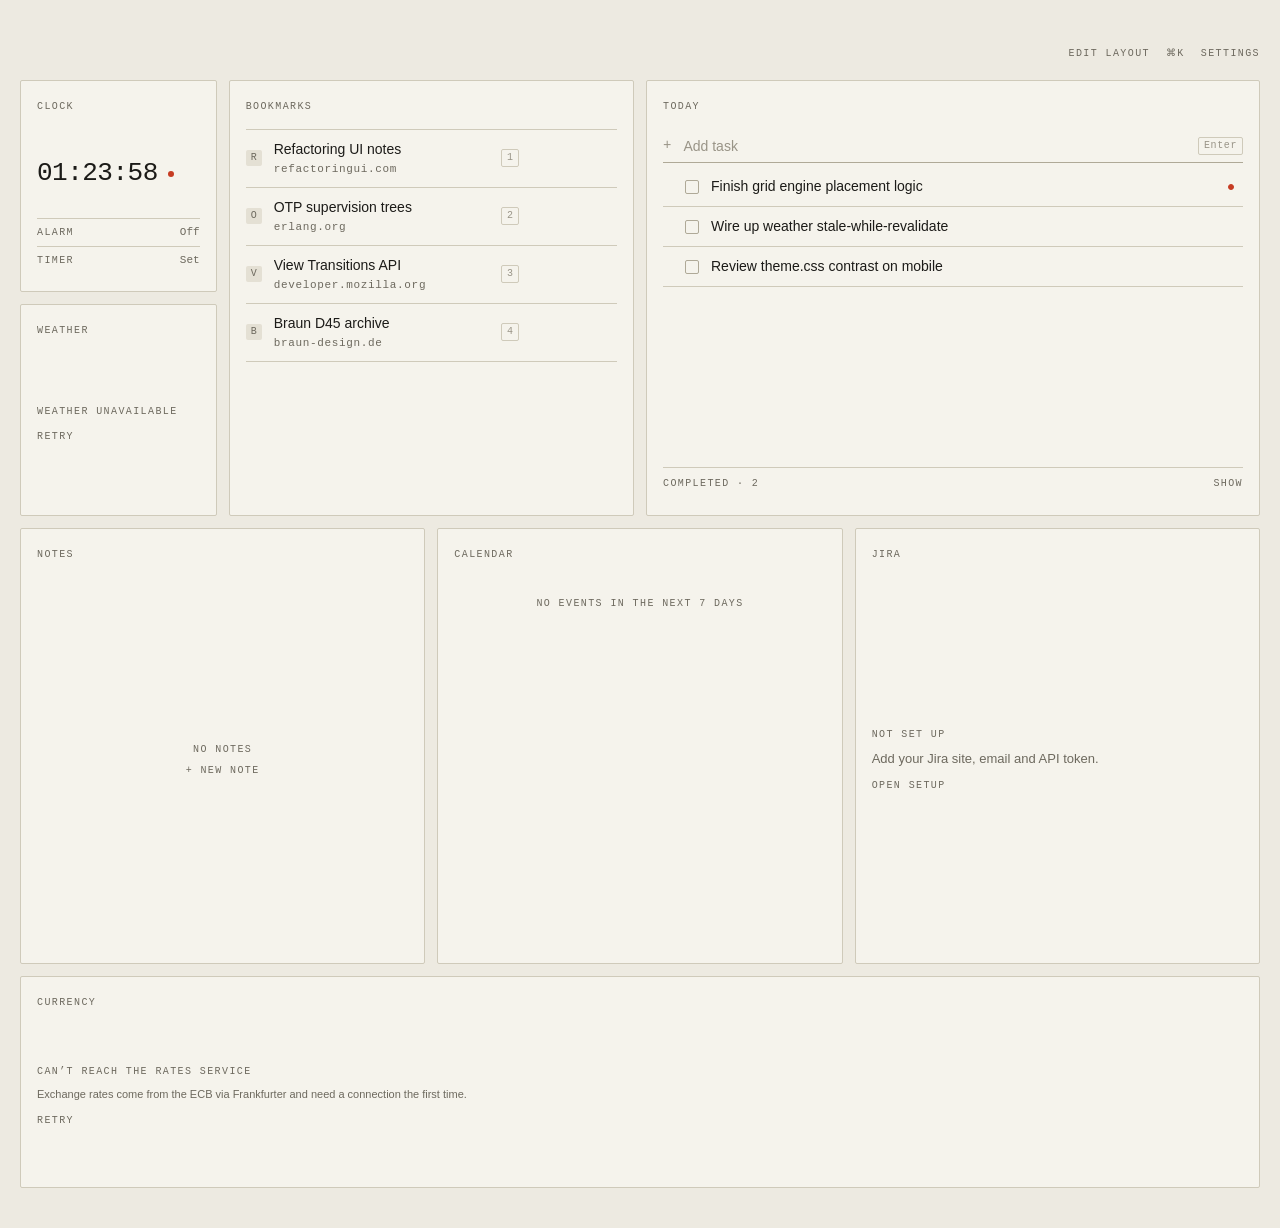
<file: index.html>
<!doctype html>
<html lang="en">
<head>
<meta charset="utf-8">
<meta name="viewport" content="width=device-width, initial-scale=1">
<title>United InfoSystem (UIS)</title>
<link rel="preload" href="/fonts/space-grotesk-latin-wght-normal.woff2" as="font" type="font/woff2" crossorigin>
<link rel="preload" href="/fonts/ibm-plex-mono-latin-400-normal.woff2" as="font" type="font/woff2" crossorigin>
<link rel="stylesheet" href="/core/theme.css">
<style>
  /* Critical CSS inlined for fast first paint. Full tokens live in core/theme.css. */
  /* Light/dark follows color-scheme: the OS (prefers-color-scheme: dark) unless
     Settings picked one; the script below sets data-theme before first paint. */
  :root {
    color-scheme: light dark;
    --font-sans: "Space Grotesk", -apple-system, BlinkMacSystemFont, "Helvetica Neue", Arial, sans-serif;
    --font-mono: "IBM Plex Mono", ui-monospace, "SF Mono", Menlo, monospace;
    --color-canvas: light-dark(#edeae1, #171613);
    --color-ink: light-dark(#1c1b18, #e9e5da);
  }
  :root[data-theme="light"] { color-scheme: light; }
  :root[data-theme="dark"] { color-scheme: dark; }
  html {
    font-size: 62.5%;
    font-family: var(--font-sans);
  }
  body {
    margin: 0;
    background: var(--color-canvas);
    color: var(--color-ink);
    font-family: var(--font-sans);
  }
</style>
<script>
  // Apply the saved theme and accent before anything paints (no flash).
  try {
    var appearance = (JSON.parse(localStorage.getItem('dashboard:config')) || {}).appearance || {};
    if (appearance.theme === 'light' || appearance.theme === 'dark') document.documentElement.dataset.theme = appearance.theme;
    if (/^(orange|green|blue|graphite)$/.test(appearance.accent || '')) document.documentElement.dataset.accent = appearance.accent;
  } catch (e) {}
</script>
</head>
<body>

  <div id="frame">
    <shell-bar class="shell-bar"></shell-bar>
    <div id="shell"></div>
  </div>
  <command-palette></command-palette>

  <script type="module">
    import { configManager } from '/core/config.js';
    import { GridEngine } from '/core/grid.js';
    import { setupExpandController } from '/core/expand.js';
    import { setupLayoutEditor } from '/core/layout-editor.js';
    import { setupAppearance } from '/core/appearance.js';
    import { setupPages } from '/core/pages.js';
    import '/core/shell-bar.js';
    import '/core/palette.js';

    document.addEventListener('DOMContentLoaded', async () => {
      setupPages();
      setupExpandController();
      setupLayoutEditor();
      setupAppearance();
      const engine = new GridEngine();
      await engine.init();
    });
  </script>

</body>
</html>
</file>
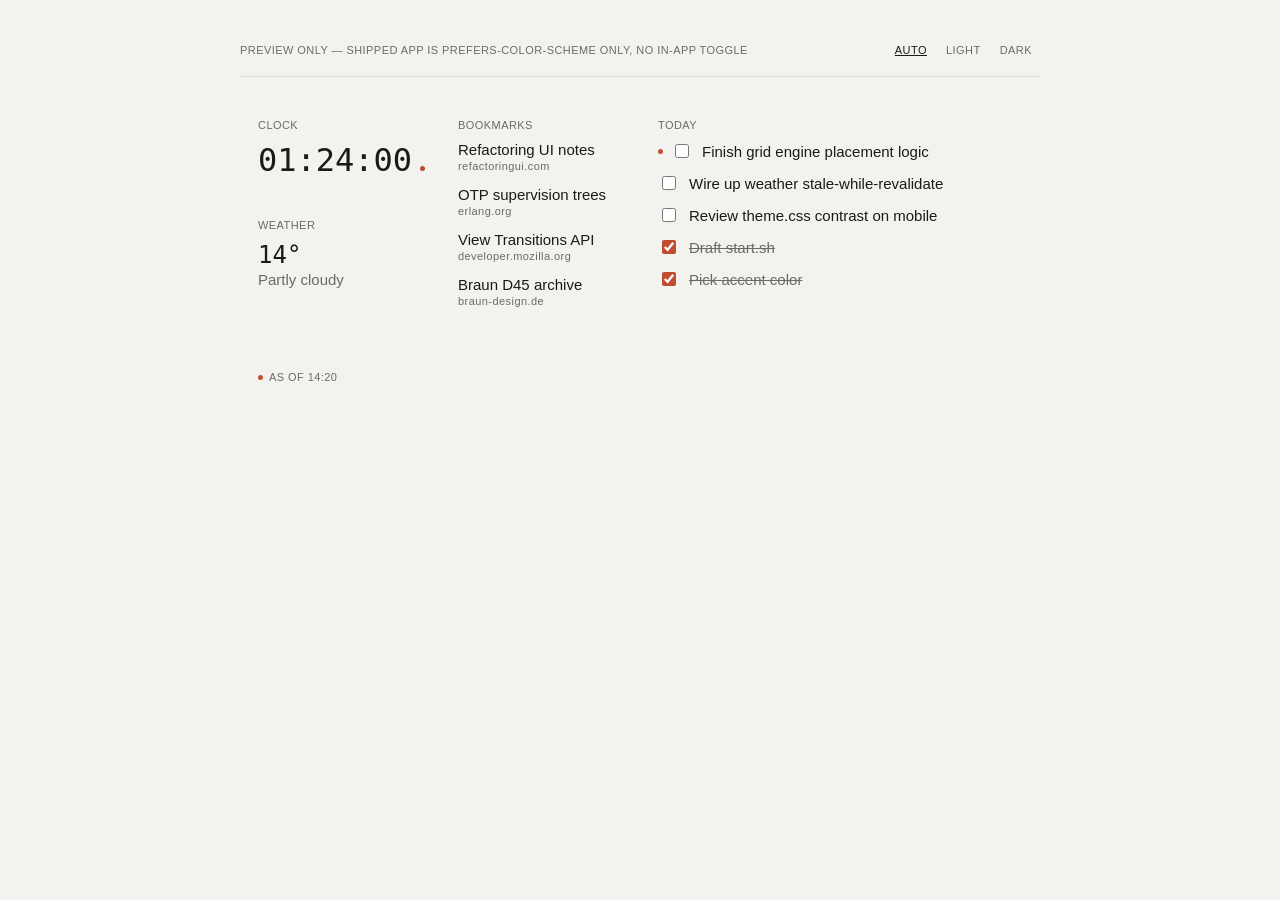
<file: docs/index.html>
<!doctype html>
<html lang="en">
<head>
<meta charset="utf-8">
<title>UIS — visual reference</title>
<style>
  /* ============================================================
     Same tokens as core/theme.css (see file). The [data-preview]
     attribute and the toggle bar below are NOT part of the
     shipped app — the real app is prefers-color-scheme only.
     They exist here purely so both states can be reviewed in
     one mockup.
     ============================================================ */
  :root {
    --font-body: -apple-system, BlinkMacSystemFont, "Helvetica Neue", Arial, sans-serif;
    --font-mono: ui-monospace, "SF Mono", Menlo, Consolas, monospace;
    --text-size-display: 2rem;
    --text-size-body: 0.9375rem;
    --text-size-label: 0.6875rem;
    --text-tracking-label: 0.04em;
    --cell-size: 100px;

    --color-bg: #F3F2EE;
    --color-text: #1A1A18;
    --color-text-muted: #6B6B66;
    --color-hairline: #DEDDD7;
    --color-accent: #BF4E30;
  }

  @media (prefers-color-scheme: dark) {
    :root {
      --color-bg: #181715;
      --color-text: #EDEBE4;
      --color-text-muted: #9A968C;
      --color-hairline: #2E2C28;
      --color-accent: #D6633F;
    }
  }

  /* preview-only override, mimics choosing OS light/dark for demo purposes */
  html[data-preview="light"] {
    --color-bg: #F3F2EE;
    --color-text: #1A1A18;
    --color-text-muted: #6B6B66;
    --color-hairline: #DEDDD7;
    --color-accent: #BF4E30;
  }
  html[data-preview="dark"] {
    --color-bg: #181715;
    --color-text: #EDEBE4;
    --color-text-muted: #9A968C;
    --color-hairline: #2E2C28;
    --color-accent: #D6633F;
  }

  * { box-sizing: border-box; }

  body {
    margin: 0;
    background: var(--color-bg);
    color: var(--color-text);
    font-family: var(--font-body);
    font-size: var(--text-size-body);
    min-height: 100vh;
    display: flex;
    flex-direction: column;
    align-items: center;
    padding: 40px 20px 80px;
    transition: background 0.2s ease, color 0.2s ease;
  }

  :focus-visible {
    outline: 2px solid var(--color-accent);
    outline-offset: 2px;
  }

  /* ---- demo-only toggle bar ---- */
  .preview-bar {
    width: 800px;
    max-width: 100%;
    display: flex;
    align-items: baseline;
    justify-content: space-between;
    padding-bottom: 16px;
    margin-bottom: 24px;
    border-bottom: 1px solid var(--color-hairline);
    font-size: var(--text-size-label);
    color: var(--color-text-muted);
  }
  .preview-bar .note { letter-spacing: var(--text-tracking-label); text-transform: uppercase; }
  .preview-bar .controls button {
    font-family: var(--font-body);
    font-size: var(--text-size-label);
    letter-spacing: var(--text-tracking-label);
    text-transform: uppercase;
    background: none;
    border: none;
    color: var(--color-text-muted);
    cursor: pointer;
    padding: 4px 8px;
  }
  .preview-bar .controls button[aria-pressed="true"] {
    color: var(--color-text);
    text-decoration: underline;
  }

  /* ---- grid ---- */
  #shell {
    display: grid;
    grid-template-columns: repeat(8, var(--cell-size));
    grid-auto-rows: var(--cell-size);
    gap: 0;
  }

  .module {
    position: relative;
    padding: 18px;
    overflow: hidden;
    display: flex;
    flex-direction: column;
  }

  .module .label {
    font-size: var(--text-size-label);
    letter-spacing: var(--text-tracking-label);
    text-transform: uppercase;
    color: var(--color-text-muted);
    margin: 0 0 10px;
  }

  .module .zoom-button {
    position: absolute;
    top: 16px;
    right: 16px;
    font-family: var(--font-body);
    font-size: var(--text-size-label);
    letter-spacing: var(--text-tracking-label);
    text-transform: uppercase;
    color: var(--color-text-muted);
    background: none;
    border: none;
    cursor: pointer;
    opacity: 0;
    pointer-events: none;
    transition: opacity 0.15s ease;
  }
  .module:hover .zoom-button,
  .module:focus-within .zoom-button {
    opacity: 1;
    pointer-events: auto;
  }
  .module .zoom-button:hover { color: var(--color-text); }

  .numeral {
    font-family: var(--font-mono);
    font-variant-numeric: tabular-nums;
  }

  .live-dot {
    display: inline-block;
    width: 5px;
    height: 5px;
    border-radius: 50%;
    background: var(--color-accent);
    flex: none;
  }
  .live-dot--pulse { animation: pulse 2s ease-in-out infinite; }
  @keyframes pulse {
    0%, 100% { opacity: 1; }
    50% { opacity: 0.35; }
  }
  @media (prefers-reduced-motion: reduce) {
    .live-dot--pulse { animation: none; }
  }

  /* ---- clock ---- */
  .app-clock .numeral {
    font-size: var(--text-size-display);
    display: flex;
    align-items: baseline;
    gap: 8px;
  }

  /* ---- weather ---- */
  .widget-weather .numeral { font-size: 1.5rem; }
  .widget-weather .condition { margin: 2px 0 auto; color: var(--color-text-muted); }
  .widget-weather .freshness {
    display: flex;
    align-items: center;
    gap: 6px;
    font-size: var(--text-size-label);
    letter-spacing: var(--text-tracking-label);
    text-transform: uppercase;
    color: var(--color-text-muted);
  }

  /* ---- todo ---- */
  .app-todo ul {
    list-style: none;
    margin: 0;
    padding: 0;
    display: flex;
    flex-direction: column;
    gap: 12px;
  }
  .app-todo li {
    display: flex;
    align-items: center;
    gap: 10px;
  }
  .app-todo input[type="checkbox"] {
    accent-color: var(--color-accent);
    width: 14px;
    height: 14px;
    flex: none;
  }
  .app-todo li.done span { color: var(--color-text-muted); text-decoration: line-through; }
  .app-todo li .live-dot { margin-right: -2px; }

  /* ---- bookmarks ---- */
  .app-bookmarks ul {
    list-style: none;
    margin: 0;
    padding: 0;
    display: flex;
    flex-direction: column;
    gap: 14px;
  }
  .app-bookmarks a {
    color: var(--color-text);
    text-decoration: none;
    font-size: var(--text-size-body);
  }
  .app-bookmarks a:hover { text-decoration: underline; }
  .app-bookmarks .domain {
    display: block;
    font-size: var(--text-size-label);
    letter-spacing: var(--text-tracking-label);
    color: var(--color-text-muted);
    margin-top: 2px;
  }
</style>
</head>
<body>

  <div class="preview-bar">
    <span class="note">Preview only — shipped app is prefers-color-scheme only, no in-app toggle</span>
    <span class="controls">
      <button type="button" data-set="">Auto</button>
      <button type="button" data-set="light">Light</button>
      <button type="button" data-set="dark">Dark</button>
    </span>
  </div>

  <div id="shell">

    <div class="module app-clock" style="grid-column: 1 / span 2; grid-row: 1 / span 1;">
      <p class="label">Clock</p>
      <button class="zoom-button" type="button" aria-label="Expand Clock"><img src="../assets/zoom_icon.svg" alt="Zoom" /></button>
      <div class="numeral" id="clock-time">
        <span id="clock-text">14:32:07</span>
        <span class="live-dot live-dot--pulse" aria-hidden="true"></span>
      </div>
    </div>

    <div class="module widget-weather" style="grid-column: 1 / span 2; grid-row: 2 / span 2;">
      <p class="label">Weather</p>
      <button class="zoom-button" type="button" aria-label="Expand Weather"><img src="../assets/zoom_icon.svg" alt="Zoom" /></button>
      <div class="numeral">14°</div>
      <div class="condition">Partly cloudy</div>
      <div class="freshness">
        <span class="live-dot live-dot--pulse" aria-hidden="true"></span>
        As of 14:20
      </div>
    </div>

    <div class="module app-bookmarks" style="grid-column: 3 / span 2; grid-row: 1 / span 4;">
      <p class="label">Bookmarks</p>
      <button class="zoom-button" type="button" aria-label="Expand Bookmarks"><img src="../assets/zoom_icon.svg" alt="Zoom" /></button>
      <ul>
        <li>
          <a href="#">Refactoring UI notes</a>
          <span class="domain">refactoringui.com</span>
        </li>
        <li>
          <a href="#">OTP supervision trees</a>
          <span class="domain">erlang.org</span>
        </li>
        <li>
          <a href="#">View Transitions API</a>
          <span class="domain">developer.mozilla.org</span>
        </li>
        <li>
          <a href="#">Braun D45 archive</a>
          <span class="domain">braun-design.de</span>
        </li>
      </ul>
    </div>

    <div class="module app-todo" style="grid-column: 5 / span 4; grid-row: 1 / span 4;">
      <p class="label">Today</p>
      <button class="zoom-button" type="button" aria-label="Expand Tasks"><img src="../assets/zoom_icon.svg" alt="Zoom" /></button>
      <ul>
        <li>
          <span class="live-dot" aria-hidden="true"></span>
          <input type="checkbox" id="t1"><label for="t1">Finish grid engine placement logic</label>
        </li>
        <li>
          <input type="checkbox" id="t2"><label for="t2">Wire up weather stale-while-revalidate</label>
        </li>
        <li>
          <input type="checkbox" id="t3"><label for="t3">Review theme.css contrast on mobile</label>
        </li>
        <li class="done">
          <input type="checkbox" id="t4" checked><label for="t4"><span>Draft start.sh</span></label>
        </li>
        <li class="done">
          <input type="checkbox" id="t5" checked><label for="t5"><span>Pick accent color</span></label>
        </li>
      </ul>
    </div>

  </div>

<script>
  // clock tick
  function tick() {
    var el = document.getElementById('clock-text');
    if (el) el.textContent = new Date().toLocaleTimeString([], { hour12: false });
  }
  tick();
  setInterval(tick, 1000);

  // demo-only preview toggle
  var buttons = document.querySelectorAll('.controls button');
  buttons.forEach(function (btn) {
    btn.addEventListener('click', function () {
      var val = btn.getAttribute('data-set');
      if (val) {
        document.documentElement.setAttribute('data-preview', val);
      } else {
        document.documentElement.removeAttribute('data-preview');
      }
      buttons.forEach(function (b) {
        b.setAttribute('aria-pressed', b === btn ? 'true' : 'false');
      });
    });
  });
  buttons[0].setAttribute('aria-pressed', 'true');
</script>

</body>
</html>
</file>
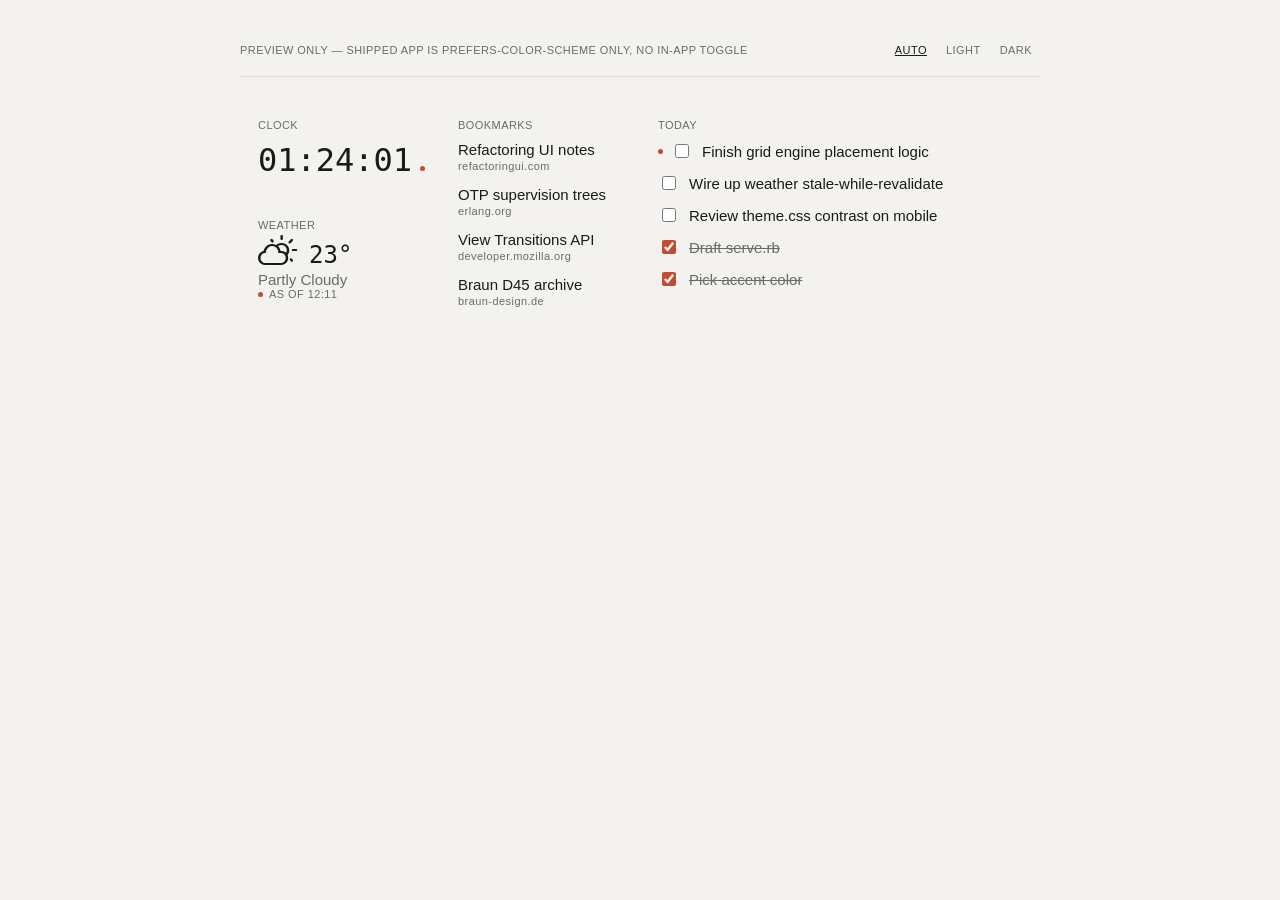
<file: docs/v2/dashboard-preview.html>
<!doctype html>
<html lang="en">
<head>
<meta charset="utf-8">
<title>UIS — visual reference</title>
<style>
  /* ============================================================
     Same tokens as core/theme.css (see file). The [data-preview]
     attribute and the toggle bar below are NOT part of the
     shipped app — the real app is prefers-color-scheme only.
     They exist here purely so both states can be reviewed in
     one mockup.
     ============================================================ */
  :root {
    --font-body: -apple-system, BlinkMacSystemFont, "Helvetica Neue", Arial, sans-serif;
    --font-mono: ui-monospace, "SF Mono", Menlo, Consolas, monospace;
    --text-size-display: 2rem;
    --text-size-body: 0.9375rem;
    --text-size-label: 0.6875rem;
    --text-tracking-label: 0.04em;
    --cell-size: 100px;

    --color-bg: #F3F2EE;
    --color-text: #1A1A18;
    --color-text-muted: #6B6B66;
    --color-hairline: #DEDDD7;
    --color-accent: #BF4E30;
  }

  @media (prefers-color-scheme: dark) {
    :root {
      --color-bg: #181715;
      --color-text: #EDEBE4;
      --color-text-muted: #9A968C;
      --color-hairline: #2E2C28;
      --color-accent: #D6633F;
    }
  }

  /* preview-only override, mimics choosing OS light/dark for demo purposes */
  html[data-preview="light"] {
    --color-bg: #F3F2EE;
    --color-text: #1A1A18;
    --color-text-muted: #6B6B66;
    --color-hairline: #DEDDD7;
    --color-accent: #BF4E30;
  }
  html[data-preview="dark"] {
    --color-bg: #181715;
    --color-text: #EDEBE4;
    --color-text-muted: #9A968C;
    --color-hairline: #2E2C28;
    --color-accent: #D6633F;
  }

  * { box-sizing: border-box; }

  body {
    margin: 0;
    background: var(--color-bg);
    color: var(--color-text);
    font-family: var(--font-body);
    font-size: var(--text-size-body);
    min-height: 100vh;
    display: flex;
    flex-direction: column;
    align-items: center;
    padding: 40px 20px 80px;
    transition: background 0.2s ease, color 0.2s ease;
  }

  :focus-visible {
    outline: 2px solid var(--color-accent);
    outline-offset: 2px;
  }

  /* ---- demo-only toggle bar ---- */
  .preview-bar {
    width: 800px;
    max-width: 100%;
    display: flex;
    align-items: baseline;
    justify-content: space-between;
    padding-bottom: 16px;
    margin-bottom: 24px;
    border-bottom: 1px solid var(--color-hairline);
    font-size: var(--text-size-label);
    color: var(--color-text-muted);
  }
  .preview-bar .note { letter-spacing: var(--text-tracking-label); text-transform: uppercase; }
  .preview-bar .controls button {
    font-family: var(--font-body);
    font-size: var(--text-size-label);
    letter-spacing: var(--text-tracking-label);
    text-transform: uppercase;
    background: none;
    border: none;
    color: var(--color-text-muted);
    cursor: pointer;
    padding: 4px 8px;
  }
  .preview-bar .controls button[aria-pressed="true"] {
    color: var(--color-text);
    text-decoration: underline;
  }

  /* ---- grid ---- */
  #shell {
    display: grid;
    grid-template-columns: repeat(8, var(--cell-size));
    grid-auto-rows: var(--cell-size);
    gap: 0;
  }

  .module {
    position: relative;
    padding: 18px;
    overflow: hidden;
    display: flex;
    flex-direction: column;
  }

  .module .label {
    font-size: var(--text-size-label);
    letter-spacing: var(--text-tracking-label);
    text-transform: uppercase;
    color: var(--color-text-muted);
    margin: 0 0 10px;
  }

  .module .zoom-button {
    position: absolute;
    top: 16px;
    right: 16px;
    font-family: var(--font-body);
    font-size: var(--text-size-label);
    letter-spacing: var(--text-tracking-label);
    text-transform: uppercase;
    color: var(--color-text-muted);
    background: none;
    border: none;
    cursor: pointer;
    opacity: 0;
    pointer-events: none;
    transition: opacity 0.15s ease;
  }
  .module:hover .zoom-button,
  .module:focus-within .zoom-button {
    opacity: 1;
    pointer-events: auto;
  }
  .module .zoom-button:hover { color: var(--color-text); }

  .numeral {
    font-family: var(--font-mono);
    font-variant-numeric: tabular-nums;
  }

  .live-dot {
    display: inline-block;
    width: 5px;
    height: 5px;
    border-radius: 50%;
    background: var(--color-accent);
    flex: none;
  }
  .live-dot--pulse { animation: pulse 2s ease-in-out infinite; }
  @keyframes pulse {
    0%, 100% { opacity: 1; }
    50% { opacity: 0.35; }
  }
  @media (prefers-reduced-motion: reduce) {
    .live-dot--pulse { animation: none; }
  }

  /* ---- clock ---- */
  .widget-clock .numeral {
    font-size: var(--text-size-display);
    display: flex;
    align-items: baseline;
    gap: 8px;
  }

  /* ---- weather ---- */
  .widget-weather .primary { view-transition-name: weather-primary; }
  .widget-weather .numeral { font-size: 1.5rem; }
  .widget-weather .condition { margin: 2px 0 auto; color: var(--color-text-muted); }
  .widget-weather .freshness {
    display: flex;
    align-items: center;
    gap: 6px;
    font-size: var(--text-size-label);
    letter-spacing: var(--text-tracking-label);
    text-transform: uppercase;
    color: var(--color-text-muted);
  }

  /* ---- weather, expanded ---- */
  .weather-expanded {
    position: fixed;
    inset: 0;
    background: var(--color-bg);
    color: var(--color-text);
    z-index: 50;
    overflow-y: auto;
    padding: 48px;
  }
  .weather-expanded[hidden] { display: none; }

  .weather-expanded .close-button {
    position: absolute;
    top: 24px;
    right: 24px;
    font-family: var(--font-body);
    font-size: var(--text-size-label);
    letter-spacing: var(--text-tracking-label);
    text-transform: uppercase;
    color: var(--color-text-muted);
    background: none;
    border: none;
    cursor: pointer;
  }
  .weather-expanded .close-button:hover { color: var(--color-text); }

  .weather-expanded .primary {
    view-transition-name: weather-primary;
    max-width: 800px;
    margin-bottom: 40px;
  }
  .weather-expanded .primary .numeral { font-size: 4rem; }
  .weather-expanded .primary .condition {
    font-size: 1.125rem;
    margin: 4px 0 8px;
    color: var(--color-text-muted);
  }

  .weather-expanded .content { max-width: 800px; }

  /* stat meters — instrument-panel style: hairlines do the dividing, no boxes */
  .stat-row {
    display: flex;
    flex-wrap: wrap;
    border-top: 1px solid var(--color-hairline);
    border-bottom: 1px solid var(--color-hairline);
    margin-bottom: 40px;
  }
  .stat {
    flex: 1 1 140px;
    padding: 16px 20px 16px 0;
    margin-right: 20px;
    border-left: 1px solid var(--color-hairline);
    padding-left: 20px;
  }
  .stat:first-child { border-left: none; padding-left: 0; }
  .stat .label { margin-bottom: 6px; }
  .stat .value {
    font-family: var(--font-mono);
    font-variant-numeric: tabular-nums;
    font-size: 1.0625rem;
  }

  /* hourly strip */
  .hourly-strip {
    display: flex;
    overflow-x: auto;
    border-top: 1px solid var(--color-hairline);
    border-bottom: 1px solid var(--color-hairline);
    margin-bottom: 40px;
  }
  .hourly-strip .hour {
    flex: 0 0 80px;
    padding: 16px 14px;
    border-left: 1px solid var(--color-hairline);
  }
  .hourly-strip .hour:first-child { border-left: none; }
  .hourly-strip .hour .label { margin-bottom: 10px; }
  .hourly-strip .hour .cond {
    font-size: var(--text-size-label);
    color: var(--color-text-muted);
    margin-bottom: 12px;
    min-height: 2.4em;
  }
  .hourly-strip .hour .value {
    font-family: var(--font-mono);
    font-variant-numeric: tabular-nums;
    font-size: 1rem;
    margin-bottom: 6px;
  }
  .hourly-strip .hour .rain { font-size: var(--text-size-label); color: var(--color-text-muted); }

  /* daily list */
  .daily-list .day-row {
    display: flex;
    align-items: baseline;
    gap: 20px;
    padding: 12px 0;
    border-bottom: 1px solid var(--color-hairline);
  }
  .daily-list .day-row:first-child { border-top: 1px solid var(--color-hairline); }
  .daily-list .day-name { flex: 0 0 60px; }
  .daily-list .day-cond { flex: 1 1 auto; color: var(--color-text-muted); }
  .daily-list .day-temps {
    font-family: var(--font-mono);
    font-variant-numeric: tabular-nums;
    flex: 0 0 90px;
    text-align: right;
  }
  .daily-list .day-temps .low { color: var(--color-text-muted); margin-left: 6px; }
  .daily-list .day-rain {
    flex: 0 0 60px;
    text-align: right;
    font-size: var(--text-size-label);
    color: var(--color-text-muted);
  }

  /* ---- todo ---- */
  .app-todo ul {
    list-style: none;
    margin: 0;
    padding: 0;
    display: flex;
    flex-direction: column;
    gap: 12px;
  }
  .app-todo li {
    display: flex;
    align-items: center;
    gap: 10px;
  }
  .app-todo input[type="checkbox"] {
    accent-color: var(--color-accent);
    width: 14px;
    height: 14px;
    flex: none;
  }
  .app-todo li.done span { color: var(--color-text-muted); text-decoration: line-through; }
  .app-todo li .live-dot { margin-right: -2px; }

  /* ---- bookmarks ---- */
  .app-bookmarks ul {
    list-style: none;
    margin: 0;
    padding: 0;
    display: flex;
    flex-direction: column;
    gap: 14px;
  }
  .app-bookmarks a {
    color: var(--color-text);
    text-decoration: none;
    font-size: var(--text-size-body);
  }
  .app-bookmarks a:hover { text-decoration: underline; }
  .app-bookmarks .domain {
    display: block;
    font-size: var(--text-size-label);
    letter-spacing: var(--text-tracking-label);
    color: var(--color-text-muted);
    margin-top: 2px;
  }  /* ---- weather icons (self-contained preview only) ----
     Real project uses the separate self-hosted files in
     /weather-icons/ (see LICENSE.txt there) via a normal
     url() @font-face, loaded lazily by the weather widget
     only. This preview inlines the same woff2 as a data URI
     purely so the mockup renders standalone with no external
     file dependency. Source: erikflowers.github.io/weather-icons
     (SIL OFL 1.1 font, MIT CSS). */
  @font-face {
    font-family: 'weathericons';
    src: url('[data-uri]') format('woff2');
    font-weight: normal;
    font-style: normal;
    font-display: swap;
  }
  .wi {
    display: inline-block;
    font-family: 'weathericons';
    font-style: normal;
    font-weight: normal;
    line-height: 1;
    -webkit-font-smoothing: antialiased;
    -moz-osx-font-smoothing: grayscale;
  }
  .wi-day-sunny:before        { content: "\f00d"; }
  .wi-night-clear:before      { content: "\f02e"; }
  .wi-day-cloudy:before       { content: "\f002"; }
  .wi-night-alt-cloudy:before { content: "\f086"; }
  .wi-cloudy:before           { content: "\f013"; }
  .wi-fog:before               { content: "\f014"; }

  .primary .wi { font-size: 2.5rem; color: var(--color-text); }
  .widget-weather .primary .wi { font-size: 1.75rem; }
  .primary-row { display: flex; align-items: center; gap: 12px; }
  .hourly-strip .wi, .daily-list .wi { font-size: 1.25rem; color: var(--color-text-muted); }
  .daily-list .day-icon { flex: 0 0 24px; }

</style>
</head>
<body>

  <div class="preview-bar">
    <span class="note">Preview only — shipped app is prefers-color-scheme only, no in-app toggle</span>
    <span class="controls">
      <button type="button" data-set="">Auto</button>
      <button type="button" data-set="light">Light</button>
      <button type="button" data-set="dark">Dark</button>
    </span>
  </div>

  <div id="shell">

    <div class="module widget-clock" style="grid-column: 1 / span 2; grid-row: 1 / span 1;">
      <p class="label">Clock</p>
      <button class="zoom-button" type="button">Expand</button>
      <div class="numeral" id="clock-time">
        <span id="clock-text">14:32:07</span>
        <span class="live-dot live-dot--pulse" aria-hidden="true"></span>
      </div>
    </div>

    <div class="module widget-weather" style="grid-column: 1 / span 2; grid-row: 2 / span 2;">
      <p class="label">Weather</p>
      <button class="zoom-button" type="button" id="weather-zoom">Expand</button>
      <div class="primary">
        <div class="primary-row">
          <i class="wi wi-day-cloudy" aria-hidden="true"></i>
          <div class="numeral">23°</div>
        </div>
        <div class="condition">Partly Cloudy</div>
        <div class="freshness">
          <span class="live-dot live-dot--pulse" aria-hidden="true"></span>
          As of 12:11
        </div>
      </div>
    </div>

    <div class="module app-bookmarks" style="grid-column: 3 / span 2; grid-row: 1 / span 4;">
      <p class="label">Bookmarks</p>
      <button class="zoom-button" type="button">Expand</button>
      <ul>
        <li>
          <a href="#">Refactoring UI notes</a>
          <span class="domain">refactoringui.com</span>
        </li>
        <li>
          <a href="#">OTP supervision trees</a>
          <span class="domain">erlang.org</span>
        </li>
        <li>
          <a href="#">View Transitions API</a>
          <span class="domain">developer.mozilla.org</span>
        </li>
        <li>
          <a href="#">Braun D45 archive</a>
          <span class="domain">braun-design.de</span>
        </li>
      </ul>
    </div>

    <div class="module app-todo" style="grid-column: 5 / span 4; grid-row: 1 / span 4;">
      <p class="label">Today</p>
      <button class="zoom-button" type="button">Expand</button>
      <ul>
        <li>
          <span class="live-dot" aria-hidden="true"></span>
          <input type="checkbox" id="t1"><label for="t1">Finish grid engine placement logic</label>
        </li>
        <li>
          <input type="checkbox" id="t2"><label for="t2">Wire up weather stale-while-revalidate</label>
        </li>
        <li>
          <input type="checkbox" id="t3"><label for="t3">Review theme.css contrast on mobile</label>
        </li>
        <li class="done">
          <input type="checkbox" id="t4" checked><label for="t4"><span>Draft serve.rb</span></label>
        </li>
        <li class="done">
          <input type="checkbox" id="t5" checked><label for="t5"><span>Pick accent color</span></label>
        </li>
      </ul>
    </div>

  </div>

  <div class="weather-expanded" id="weather-expanded" hidden>
    <button class="close-button" type="button" id="weather-close">Close</button>

    <div class="primary">
      <p class="label">Weather</p>
      <div class="primary-row">
        <i class="wi wi-day-cloudy" aria-hidden="true"></i>
        <div class="numeral">23°</div>
      </div>
      <div class="condition">Partly Cloudy</div>
      <div class="freshness">
        <span class="live-dot live-dot--pulse" aria-hidden="true"></span>
        As of 12:11
      </div>
    </div>

    <div class="content">

      <div class="stat-row">
        <div class="stat"><p class="label">Feels Like</p><div class="value">25°C</div></div>
        <div class="stat"><p class="label">Humidity</p><div class="value">73%</div></div>
        <div class="stat"><p class="label">Wind</p><div class="value">10 km/h NW</div></div>
        <div class="stat"><p class="label">Wind Gust</p><div class="value">27 km/h</div></div>
        <div class="stat"><p class="label">Pressure</p><div class="value">1021 hPa</div></div>
        <div class="stat"><p class="label">Cloud Cover</p><div class="value">64%</div></div>
        <div class="stat"><p class="label">Precipitation</p><div class="value">0 mm</div></div>
        <div class="stat"><p class="label">UV Index</p><div class="value">7.65</div></div>
        <div class="stat"><p class="label">Sunrise</p><div class="value">06:34</div></div>
        <div class="stat"><p class="label">Sunset</p><div class="value">20:46</div></div>
      </div>

      <div class="hourly-strip">
        <div class="hour"><p class="label">12</p><i class="wi wi-day-cloudy" aria-hidden="true"></i><div class="cond">Partly Cloudy</div><div class="value">23°</div><div class="rain">0%</div></div>
        <div class="hour"><p class="label">13</p><i class="wi wi-day-cloudy" aria-hidden="true"></i><div class="cond">Partly Cloudy</div><div class="value">23°</div><div class="rain">0%</div></div>
        <div class="hour"><p class="label">14</p><i class="wi wi-day-cloudy" aria-hidden="true"></i><div class="cond">Partly Cloudy</div><div class="value">23°</div><div class="rain">0%</div></div>
        <div class="hour"><p class="label">15</p><i class="wi wi-day-sunny" aria-hidden="true"></i><div class="cond">Clear</div><div class="value">23°</div><div class="rain">0%</div></div>
        <div class="hour"><p class="label">16</p><i class="wi wi-day-cloudy" aria-hidden="true"></i><div class="cond">Partly Cloudy</div><div class="value">23°</div><div class="rain">0%</div></div>
        <div class="hour"><p class="label">17</p><i class="wi wi-day-cloudy" aria-hidden="true"></i><div class="cond">Partly Cloudy</div><div class="value">23°</div><div class="rain">0%</div></div>
        <div class="hour"><p class="label">18</p><i class="wi wi-day-sunny" aria-hidden="true"></i><div class="cond">Clear</div><div class="value">22°</div><div class="rain">0%</div></div>
        <div class="hour"><p class="label">19</p><i class="wi wi-day-sunny" aria-hidden="true"></i><div class="cond">Clear</div><div class="value">21°</div><div class="rain">0%</div></div>
        <div class="hour"><p class="label">20</p><i class="wi wi-day-sunny" aria-hidden="true"></i><div class="cond">Clear</div><div class="value">20°</div><div class="rain">0%</div></div>
        <div class="hour"><p class="label">21</p><i class="wi wi-night-alt-cloudy" aria-hidden="true"></i><div class="cond">Partly Cloudy</div><div class="value">19°</div><div class="rain">0%</div></div>
        <div class="hour"><p class="label">22</p><i class="wi wi-night-alt-cloudy" aria-hidden="true"></i><div class="cond">Partly Cloudy</div><div class="value">19°</div><div class="rain">0%</div></div>
        <div class="hour"><p class="label">23</p><i class="wi wi-night-alt-cloudy" aria-hidden="true"></i><div class="cond">Partly Cloudy</div><div class="value">19°</div><div class="rain">0%</div></div>
      </div>

      <div class="daily-list">
        <div class="day-row"><div class="day-name">Wed</div><div class="day-icon"><i class="wi wi-fog" aria-hidden="true"></i></div><div class="day-cond">Fog</div><div class="day-temps">23°<span class="low">19°</span></div><div class="day-rain">0%</div></div>
        <div class="day-row"><div class="day-name">Thu</div><div class="day-icon"><i class="wi wi-fog" aria-hidden="true"></i></div><div class="day-cond">Fog</div><div class="day-temps">24°<span class="low">16°</span></div><div class="day-rain">0%</div></div>
        <div class="day-row"><div class="day-name">Fri</div><div class="day-icon"><i class="wi wi-fog" aria-hidden="true"></i></div><div class="day-cond">Fog</div><div class="day-temps">24°<span class="low">17°</span></div><div class="day-rain">1%</div></div>
        <div class="day-row"><div class="day-name">Sat</div><div class="day-icon"><i class="wi wi-cloudy" aria-hidden="true"></i></div><div class="day-cond">Overcast</div><div class="day-temps">24°<span class="low">19°</span></div><div class="day-rain">10%</div></div>
        <div class="day-row"><div class="day-name">Sun</div><div class="day-icon"><i class="wi wi-cloudy" aria-hidden="true"></i></div><div class="day-cond">Overcast</div><div class="day-temps">24°<span class="low">20°</span></div><div class="day-rain">4%</div></div>
        <div class="day-row"><div class="day-name">Mon</div><div class="day-icon"><i class="wi wi-fog" aria-hidden="true"></i></div><div class="day-cond">Fog</div><div class="day-temps">26°<span class="low">19°</span></div><div class="day-rain">0%</div></div>
        <div class="day-row"><div class="day-name">Tue</div><div class="day-icon"><i class="wi wi-fog" aria-hidden="true"></i></div><div class="day-cond">Fog</div><div class="day-temps">24°<span class="low">20°</span></div><div class="day-rain">0%</div></div>
      </div>

    </div>
  </div>

<script>
  // clock tick
  function tick() {
    var el = document.getElementById('clock-text');
    if (el) el.textContent = new Date().toLocaleTimeString([], { hour12: false });
  }
  tick();
  setInterval(tick, 1000);

  // demo-only preview toggle
  var buttons = document.querySelectorAll('.controls button');
  buttons.forEach(function (btn) {
    btn.addEventListener('click', function () {
      var val = btn.getAttribute('data-set');
      if (val) {
        document.documentElement.setAttribute('data-preview', val);
      } else {
        document.documentElement.removeAttribute('data-preview');
      }
      buttons.forEach(function (b) {
        b.setAttribute('aria-pressed', b === btn ? 'true' : 'false');
      });
    });
  });
  buttons[0].setAttribute('aria-pressed', 'true');

  // weather zoom — real interaction, per architecture §9
  var weatherZoom = document.getElementById('weather-zoom');
  var weatherClose = document.getElementById('weather-close');
  var weatherExpanded = document.getElementById('weather-expanded');

  function openWeather() {
    var run = function () { weatherExpanded.hidden = false; weatherClose.focus(); };
    if (document.startViewTransition) { document.startViewTransition(run); } else { run(); }
  }
  function closeWeather() {
    var run = function () { weatherExpanded.hidden = true; weatherZoom.focus(); };
    if (document.startViewTransition) { document.startViewTransition(run); } else { run(); }
  }
  weatherZoom.addEventListener('click', openWeather);
  weatherClose.addEventListener('click', closeWeather);
  document.addEventListener('keydown', function (e) {
    if (e.key === 'Escape' && !weatherExpanded.hidden) closeWeather();
  });
</script>

</body>
</html>
</file>
<file: core/theme.css>
/* ==========================================================
   United InfoSystem (UIS) — Design Tokens & Base Styles
   Braun / Dieter Rams design language, shared with Kairos,
   Paciol and drive_read. Light + dark follow the system.

   Rules of the language:
   - Depth is tone + hairline. Never shadow.
   - 2px radius is a manufacturing tolerance, not a style.
   - One accent (signal red): the live indicator, destructive
     actions and the one primary action per surface.
   - Labels are mono, uppercase, letterspaced. Numerals are
     mono and tabular.
   ========================================================== */

/* ---------- Fonts (SIL OFL 1.1, see /fonts/LICENSE-*) ---------- */

@font-face {
  font-family: "Space Grotesk";
  font-style: normal;
  font-weight: 300 700;
  font-display: swap;
  src: url("/fonts/space-grotesk-latin-wght-normal.woff2") format("woff2");
  unicode-range: U+0000-00FF, U+0131, U+0152-0153, U+02BB-02BC, U+02C6, U+02DA, U+02DC, U+0304, U+0308, U+0329,
    U+2000-206F, U+20AC, U+2122, U+2191, U+2193, U+2212, U+2215, U+FEFF, U+FFFD;
}
@font-face {
  font-family: "Space Grotesk";
  font-style: normal;
  font-weight: 300 700;
  font-display: swap;
  src: url("/fonts/space-grotesk-latin-ext-wght-normal.woff2") format("woff2");
  unicode-range: U+0100-02BA, U+02BD-02C5, U+02C7-02CC, U+02CE-02D7, U+02DD-02FF, U+0304, U+0308, U+0329,
    U+1D00-1DBF, U+1E00-1E9F, U+1EF2-1EFF, U+2020, U+20A0-20AB, U+20AD-20C0, U+2113, U+2C60-2C7F, U+A720-A7FF;
}
@font-face {
  font-family: "IBM Plex Mono";
  font-style: normal;
  font-weight: 400;
  font-display: swap;
  src: url("/fonts/ibm-plex-mono-latin-400-normal.woff2") format("woff2");
  unicode-range: U+0000-00FF, U+0131, U+0152-0153, U+02BB-02BC, U+02C6, U+02DA, U+02DC, U+0304, U+0308, U+0329,
    U+2000-206F, U+20AC, U+2122, U+2191, U+2193, U+2212, U+2215, U+FEFF, U+FFFD;
}
@font-face {
  font-family: "IBM Plex Mono";
  font-style: normal;
  font-weight: 400;
  font-display: swap;
  src: url("/fonts/ibm-plex-mono-latin-ext-400-normal.woff2") format("woff2");
  unicode-range: U+0100-02BA, U+02BD-02C5, U+02C7-02CC, U+02CE-02D7, U+02DD-02FF, U+0304, U+0308, U+0329,
    U+1D00-1DBF, U+1E00-1E9F, U+1EF2-1EFF, U+2020, U+20A0-20AB, U+20AD-20C0, U+2113, U+2C60-2C7F, U+A720-A7FF;
}
@font-face {
  font-family: "IBM Plex Mono";
  font-style: normal;
  font-weight: 500;
  font-display: swap;
  src: url("/fonts/ibm-plex-mono-latin-500-normal.woff2") format("woff2");
  unicode-range: U+0000-00FF, U+0131, U+0152-0153, U+02BB-02BC, U+02C6, U+02DA, U+02DC, U+0304, U+0308, U+0329,
    U+2000-206F, U+20AC, U+2122, U+2191, U+2193, U+2212, U+2215, U+FEFF, U+FFFD;
}
@font-face {
  font-family: "IBM Plex Mono";
  font-style: normal;
  font-weight: 500;
  font-display: swap;
  src: url("/fonts/ibm-plex-mono-latin-ext-500-normal.woff2") format("woff2");
  unicode-range: U+0100-02BA, U+02BD-02C5, U+02C7-02CC, U+02CE-02D7, U+02DD-02FF, U+0304, U+0308, U+0329,
    U+1D00-1DBF, U+1E00-1E9F, U+1EF2-1EFF, U+2020, U+20A0-20AB, U+20AD-20C0, U+2113, U+2C60-2C7F, U+A720-A7FF;
}

/* ---------- Tokens ---------- */

:root {
  color-scheme: light dark;

  /* Type. Root is 62.5%, so 1rem = 10px. */
  --font-sans: "Space Grotesk", -apple-system, BlinkMacSystemFont, "Helvetica Neue", Arial, sans-serif;
  --font-mono: "IBM Plex Mono", ui-monospace, "SF Mono", Menlo, monospace;

  --text-2xs: 1rem; /* labels */
  --text-xs: 1.1rem; /* metadata */
  --text-sm: 1.3rem; /* secondary body */
  --text-base: 1.4rem; /* body */
  --text-md: 1.7rem; /* dialog titles */
  --text-lg: 2.2rem;
  --text-xl: 3rem; /* key readouts */
  --text-2xl: 4rem;

  --track-label: 0.14em;
  --track-meta: 0.06em;
  --track-tight: -0.02em;

  /* Geometry */
  --radius: 2px;
  --control-height: 3.4rem;
  --ease: cubic-bezier(0.2, 0, 0, 1);
  --duration: 140ms;

  /* Shell grid */
  --cell-size: 100px;
  --grid-cols: 12;
  --grid-gap: 1.2rem;
  --module-padding: 1.6rem;

  /* Colours: light-dark(light, dark). Light is the warm off-white of a Braun
     enclosure; dark is a dimmed instrument panel, not an inversion. Which one
     applies follows color-scheme: the OS by default, or the Settings choice
     (data-theme on <html>, see core/appearance.js). */
  --color-recessed: light-dark(#e4e0d4, #100f0e); /* input wells, skeletons */
  --color-canvas: light-dark(#edeae1, #171613); /* page */
  --color-raised: light-dark(#f5f3ec, #201f1b); /* modules, dialogs */
  --color-scrim: light-dark(rgba(28, 27, 24, 0.28), rgba(0, 0, 0, 0.55));
  --color-line: light-dark(#cfcaba, #33312b);
  --color-line-strong: light-dark(#afa997, #4c4940);
  --color-ink: light-dark(#1c1b18, #e9e5da);
  --color-ink-muted: light-dark(#6d695e, #918c7f);
  --color-ink-faint: light-dark(#999487, #6a6558);
  --color-ink-inverse: light-dark(#edeae1, #171613);
  --color-accent: light-dark(#c63c23, #e04a2e);
  --color-accent-hover: light-dark(#ae3320, #ef5c3f);
  --color-accent-wash: color-mix(in srgb, var(--color-accent) 11%, transparent);
  --color-accent-ink: light-dark(#ffffff, #171613);
  --color-focus: light-dark(#1c1b18, #e9e5da);
}

:root[data-theme="light"] { color-scheme: light; }
:root[data-theme="dark"] { color-scheme: dark; }

/* Accent choices (Settings). Red is the default above. */
:root[data-accent="orange"] {
  --color-accent: light-dark(#a84d0e, #e8803a);
  --color-accent-hover: light-dark(#8f410b, #f2924f);
}
:root[data-accent="green"] {
  --color-accent: light-dark(#2e7d4f, #4caf72);
  --color-accent-hover: light-dark(#256a42, #5fc185);
}
:root[data-accent="blue"] {
  --color-accent: light-dark(#2a5fa8, #5b8fd9);
  --color-accent-hover: light-dark(#224f8e, #73a2e3);
}
:root[data-accent="graphite"] {
  --color-accent: light-dark(#1c1b18, #e9e5da);
  --color-accent-hover: light-dark(#000000, #ffffff);
  --color-accent-ink: light-dark(#edeae1, #171613);
}

/* ---------- Base ---------- */

*,
*::before,
*::after {
  box-sizing: border-box;
}

html {
  font-size: 62.5%;
  font-family: var(--font-sans);
  -webkit-font-smoothing: antialiased;
}

body {
  margin: 0;
  min-height: 100vh;
  padding: 4rem 2rem;
  display: flex;
  flex-direction: column;
  align-items: center;
  background: var(--color-canvas);
  color: var(--color-ink);
  font-family: var(--font-sans);
  font-size: var(--text-base);
  line-height: 1.4;
}

button,
input,
select,
textarea {
  font: inherit;
  color: inherit;
}

button {
  appearance: none;
  background: none;
  border: none;
  padding: 0;
  cursor: pointer;
  white-space: nowrap;
}

:focus-visible {
  outline: 2px solid var(--color-focus);
  outline-offset: 2px;
}

/* Every label in the interface is set this way. */
.label {
  margin: 0;
  font-family: var(--font-mono);
  font-size: var(--text-2xs);
  font-weight: 400;
  letter-spacing: var(--track-label);
  text-transform: uppercase;
  color: var(--color-ink-muted);
}

/* Numerals are data: mono, tabular, aligned. */
.num,
.numeral {
  font-family: var(--font-mono);
  font-variant-numeric: tabular-nums;
  font-feature-settings: "tnum" 1;
}

.muted {
  color: var(--color-ink-muted);
}

.empty-state {
  margin: auto 0;
  padding: 2rem 0;
  text-align: center;
}

/* ---------- Shell ---------- */

/* Shrink-wraps the grid so the bar above it matches the grid's width. */
/* The bar and the grid fill the window: full width, and at least its height. */
#frame {
  display: flex;
  flex-direction: column;
  width: 100%;
  min-height: calc(100dvh - 8rem);
}

.shell-bar {
  display: flex;
  align-items: center;
  justify-content: space-between;
  gap: 1.6rem;
  min-height: 2.8rem;
  margin-bottom: 1.2rem;
}

.shell-bar__pages,
.shell-bar__actions {
  display: flex;
  align-items: center;
  gap: 1.6rem;
  min-width: 0;
}

.dialog.palette-dialog {
  width: min(60rem, calc(100vw - 3.2rem));
  margin-top: 12vh;
  padding: 0;
}
.palette-input {
  width: 100%;
  height: 5.2rem;
  padding: 0 1.6rem;
  border: none;
  border-bottom: 1px solid var(--color-line-strong);
  background: transparent;
  color: var(--color-ink);
  font-size: var(--text-md);
  outline: none;
}
.palette-list {
  list-style: none;
  margin: 0;
  padding: 0.4rem 0;
  max-height: 40rem;
  overflow-y: auto;
}
.palette-option {
  display: flex;
  align-items: baseline;
  justify-content: space-between;
  gap: 1.6rem;
  padding: 0.9rem 1.6rem;
  cursor: pointer;
}
.palette-option.is-selected { background: var(--color-recessed); }
.palette-option__title { min-width: 0; overflow: hidden; text-overflow: ellipsis; white-space: nowrap; }
.palette-option__hint {
  flex: none;
  font-family: var(--font-mono);
  font-size: var(--text-2xs);
  letter-spacing: var(--track-meta);
  color: var(--color-ink-muted);
}
.palette-empty { padding: 1.2rem 1.6rem; }
.palette-help { padding: 0.8rem 1.6rem; border-top: 1px solid var(--color-line); }

.settings-modules { display: grid; grid-template-columns: repeat(auto-fill, minmax(14rem, 1fr)); gap: 0.8rem 1.6rem; }
.settings-module { display: flex; align-items: center; gap: 1rem; cursor: pointer; }
.settings-module .todo-check {
  appearance: none;
  flex: none;
  display: grid;
  place-content: center;
  width: 1.4rem;
  height: 1.4rem;
  margin: 0;
  border: 1px solid var(--color-line-strong);
  border-radius: var(--radius);
  cursor: pointer;
}
.settings-module .todo-check:checked { background: var(--color-ink); border-color: var(--color-ink); }
.settings-module .todo-check:checked::after {
  content: "";
  width: 0.7rem;
  height: 0.4rem;
  margin-top: -0.2rem;
  border-left: 1.5px solid var(--color-ink-inverse);
  border-bottom: 1.5px solid var(--color-ink-inverse);
  transform: rotate(-45deg);
}
.segment input, .swatch input { position: absolute; opacity: 0; pointer-events: none; }
.segment span {
  display: grid;
  place-content: center;
  height: 2.8rem;
  padding: 0 1.2rem;
  border: 1px solid var(--color-line-strong);
  border-radius: var(--radius);
  font-family: var(--font-mono);
  font-size: var(--text-2xs);
  letter-spacing: var(--track-label);
  text-transform: uppercase;
  cursor: pointer;
}
.segment input:checked + span { background: var(--color-ink); border-color: var(--color-ink); color: var(--color-ink-inverse); }
.swatch { cursor: pointer; }
.swatch__dot {
  display: block;
  width: 2.4rem;
  height: 2.4rem;
  padding: 2px;
  border-radius: 50%;
  border: 2px solid transparent;
  background-clip: content-box;
}
.swatch input:checked + .swatch__dot { border-color: var(--color-ink); }
.segment input:focus-visible + span,
.swatch input:focus-visible + .swatch__dot { outline: 2px solid var(--color-focus); outline-offset: 2px; }
.swatch__dot--red { background: light-dark(#c63c23, #e04a2e); }
.swatch__dot--orange { background: light-dark(#a84d0e, #e8803a); }
.swatch__dot--green { background: light-dark(#2e7d4f, #4caf72); }
.swatch__dot--blue { background: light-dark(#2a5fa8, #5b8fd9); }
.swatch__dot--graphite { background: light-dark(#1c1b18, #e9e5da); }
.shell-tab {
  height: 2.8rem;
  font-family: var(--font-mono);
  font-size: var(--text-2xs);
  letter-spacing: var(--track-label);
  text-transform: uppercase;
  color: var(--color-ink-muted);
  border-bottom: 1px solid transparent;
}
.shell-tab:hover { color: var(--color-ink); }
.shell-tab.is-current { color: var(--color-ink); border-bottom-color: var(--color-ink); }
.page-row .input { flex: 1; min-width: 0; }
.shell-empty { grid-column: 1 / -1; padding: 4rem 0; text-align: center; }
.shell-bar__layout.is-active { color: var(--color-accent); }

/* Layout editing: overlays sit on top of their modules in the same grid cells. */
.layout-overlay {
  position: relative;
  z-index: 5;
  display: flex;
  align-items: flex-start;
  gap: 1rem;
  padding: 1.2rem;
  border: 1px dashed var(--color-ink-muted);
  border-radius: var(--radius);
  background: color-mix(in srgb, var(--color-raised) 82%, transparent);
  cursor: grab;
  touch-action: none;
  user-select: none;
}
.layout-overlay:focus-visible { outline: 2px solid var(--color-focus); outline-offset: 2px; }
.layout-overlay.is-dragging { cursor: grabbing; border-style: solid; border-color: var(--color-ink); }
.layout-overlay.is-invalid { border-color: var(--color-accent); background: color-mix(in srgb, var(--color-accent-wash) 100%, var(--color-raised) 70%); }
.layout-overlay__name { font-weight: 500; }
.layout-overlay__size { color: var(--color-ink-muted); font-size: var(--text-xs); margin-right: auto; }
.layout-overlay__resize {
  position: absolute;
  right: 0;
  bottom: 0;
  width: 1.8rem;
  height: 1.8rem;
  cursor: nwse-resize;
  background: linear-gradient(135deg, transparent 50%, var(--color-ink-muted) 50%);
}
/* Move a module by dragging its header label (wide windows only). */
#shell > .module .block-header__label { cursor: grab; user-select: none; touch-action: none; }
body.layout-moving, body.layout-moving * { cursor: grabbing !important; user-select: none; }
#shell > .module.is-moving { opacity: 0.55; }
.layout-ghost {
  z-index: 6;
  border: 2px dashed var(--color-ink);
  border-radius: var(--radius);
  background: color-mix(in srgb, var(--color-ink) 6%, transparent);
  pointer-events: none;
}
.layout-ghost.is-invalid { border-color: var(--color-accent); }

@media (max-width: 900px) {
  .layout-overlay, .shell-bar__layout:not(.is-active) { display: none; }
  #shell > .module .block-header__label { cursor: auto; }
}

.dialog.settings-dialog { width: min(56rem, calc(100vw - 3.2rem)); }
.settings-section { display: flex; flex-direction: column; gap: 1rem; }
.settings-section + .settings-section { padding-top: 1.6rem; border-top: 1px solid var(--color-line); }
.settings-hint { margin: 0; font-size: var(--text-xs); color: var(--color-ink-muted); }
.settings-row { display: flex; flex-wrap: wrap; gap: 0.8rem; align-items: center; }
.settings-error { margin: 0; font-size: var(--text-xs); color: var(--color-accent); }
.settings-confirm p { margin: 0 0 1rem; font-size: var(--text-sm); }

#shell {
  flex: 1;
  display: grid;
  /* Columns share the width. Rows share the height, never shorter than
     --cell-size; core/grid.js sets --grid-rows to the rows in use. */
  grid-template-columns: repeat(var(--grid-cols), minmax(0, 1fr));
  grid-template-rows: repeat(var(--grid-rows, 4), minmax(var(--cell-size), 1fr));
  grid-auto-rows: var(--cell-size);
  gap: var(--grid-gap);
  width: 100%;
}

/* Narrow screens: one column, modules stacked in config order. !important
   overrides the inline grid placement set by core/grid.js. */
@media (max-width: 900px) {
  #shell {
    width: 100%;
    grid-template-columns: minmax(0, 1fr);
    grid-template-rows: none;
    grid-auto-rows: auto;
  }
  #shell > .module {
    grid-column: 1 / -1 !important;
    grid-row: auto !important;
    min-height: 22rem;
  }
}

/* ---------- Module panel ---------- */

.module {
  position: relative;
  display: flex;
  flex-direction: column;
  min-width: 0;
  padding: var(--module-padding);
  overflow: hidden;
  background: var(--color-raised);
  border: 1px solid var(--color-line);
  border-radius: var(--radius);
}

.module-skeleton {
  background: var(--color-recessed);
  border-color: var(--color-line);
  animation: pulse 1.5s ease-in-out infinite;
}

.module-error {
  justify-content: center;
  gap: 0.6rem;
  color: var(--color-ink-muted);
}

/* Module header: label left, actions right */
.block-header {
  display: flex;
  align-items: center;
  justify-content: space-between;
  gap: 1.2rem;
  min-height: 2rem;
  margin-block-end: 1.2rem;
  flex: none;
}

.block-header__label {
  margin: 0;
  font-family: var(--font-mono);
  font-size: var(--text-2xs);
  letter-spacing: var(--track-label);
  text-transform: uppercase;
  color: var(--color-ink-muted);
}

.block-header__actions {
  display: flex;
  align-items: center;
  gap: 1.2rem;
  opacity: 0;
  transition: opacity var(--duration) var(--ease);
}

.module:hover .block-header__actions,
.module:focus-within .block-header__actions,
.module.expanded .block-header__actions {
  opacity: 1;
}

/* Touch screens can't hover: keep actions visible */
@media (hover: none) {
  .block-header__actions {
    opacity: 1;
  }
}

/* Text actuator: mono, uppercase, quiet until hovered */
.action-button {
  display: inline-flex;
  align-items: center;
  height: 2rem;
  font-family: var(--font-mono);
  font-size: var(--text-2xs);
  letter-spacing: var(--track-label);
  text-transform: uppercase;
  color: var(--color-ink-muted);
  transition: color var(--duration) var(--ease);
}

.action-button:hover {
  color: var(--color-ink);
}

.action-button--danger:hover {
  color: var(--color-accent);
}

/* Icon actuator (zoom). The SVG is used as a mask so it takes the ink colour. */
.zoom-button {
  display: inline-flex;
  align-items: center;
  justify-content: center;
  width: 2rem;
  height: 2rem;
  color: var(--color-ink-muted);
  transition: color var(--duration) var(--ease);
}

.zoom-button:hover {
  color: var(--color-ink);
}

.icon {
  display: block;
  width: 1.4rem;
  height: 1.4rem;
  background: currentColor;
  -webkit-mask: var(--icon) center / contain no-repeat;
  mask: var(--icon) center / contain no-repeat;
}

.icon--zoom {
  --icon: url("/assets/zoom_icon.svg");
}

.icon--close {
  --icon: url("/assets/close_icon.svg");
}

/* ---------- Expanded module ---------- */

.module.expanded {
  position: fixed !important;
  inset: 4rem;
  z-index: 1000;
  padding: 2.4rem 3.2rem;
  overflow-y: auto;
  border-color: var(--color-line-strong);
  grid-column: unset !important;
  grid-row: unset !important;
}

body.modal-open {
  overflow: hidden;
}

body.modal-open::before {
  content: "";
  position: fixed;
  inset: 0;
  z-index: 999;
  background: var(--color-scrim);
}

/* ---------- Buttons ---------- */

.button-primary,
.button-secondary {
  display: inline-flex;
  align-items: center;
  justify-content: center;
  height: var(--control-height);
  padding: 0 1.6rem;
  border-radius: var(--radius);
  font-family: var(--font-sans);
  font-size: var(--text-xs);
  font-weight: 600;
  letter-spacing: 0.08em;
  text-transform: uppercase;
  transition:
    background var(--duration) var(--ease),
    border-color var(--duration) var(--ease);
}

.button-primary {
  background: var(--color-accent);
  color: var(--color-accent-ink);
}

.button-primary:hover {
  background: var(--color-accent-hover);
}

.button-secondary {
  background: transparent;
  color: var(--color-ink);
  border: 1px solid var(--color-line-strong);
}

.button-secondary:hover {
  border-color: var(--color-ink-muted);
}

/* ---------- Form fields ---------- */

.field {
  display: flex;
  flex-direction: column;
  gap: 0.6rem;
}

.input,
.select {
  width: 100%;
  height: var(--control-height);
  padding: 0 1rem;
  background: var(--color-recessed);
  border: 1px solid var(--color-line);
  border-radius: var(--radius);
  color: var(--color-ink);
  font-family: var(--font-sans);
  font-size: var(--text-base);
  outline: none;
  transition: border-color var(--duration) var(--ease);
}

.input::placeholder {
  color: var(--color-ink-faint);
}

/* Focus on ink, not a glow */
.input:focus,
.select:focus {
  border-color: var(--color-ink);
}

.select {
  appearance: none;
  padding-right: 3rem;
  background-image: url("data:image/svg+xml,%3Csvg xmlns='http://www.w3.org/2000/svg' width='24' height='24' viewBox='0 0 24 24' fill='none' stroke='%23999487' stroke-width='1.5' stroke-linecap='round' stroke-linejoin='round'%3E%3Cpath d='M6 9l6 6l6 -6'/%3E%3C/svg%3E");
  background-repeat: no-repeat;
  background-position: right 0.8rem center;
  background-size: 1.6rem;
  cursor: pointer;
}

.form-actions {
  display: flex;
  align-items: center;
  justify-content: flex-end;
  gap: 0.8rem;
  margin-top: 0.4rem;
}

/* ---------- Dialog (native <dialog>, opened with showModal) ---------- */

.dialog {
  width: min(48rem, calc(100vw - 3.2rem));
  padding: 0;
  background: var(--color-raised);
  color: var(--color-ink);
  font-family: var(--font-sans);
  border: 1px solid var(--color-line-strong);
  border-radius: var(--radius);
}

.dialog::backdrop {
  background: var(--color-scrim);
}

.dialog__head {
  display: flex;
  align-items: center;
  justify-content: space-between;
  gap: 1.2rem;
  padding: 1.4rem 2rem;
  border-bottom: 1px solid var(--color-line);
}

.dialog__title {
  margin: 0;
  font-size: var(--text-md);
  font-weight: 600;
  letter-spacing: var(--track-tight);
}

.dialog__body {
  display: flex;
  flex-direction: column;
  gap: 1.4rem;
  padding: 2rem;
}

/* ---------- Live indicator ---------- */

.live-dot {
  display: inline-block;
  flex: none;
  width: 6px;
  height: 6px;
  border-radius: 50%;
  background: var(--color-accent);
}

.live-dot--pulse {
  animation: pulse 2s ease-in-out infinite;
}

@keyframes pulse {
  0%,
  100% {
    opacity: 1;
  }
  50% {
    opacity: 0.35;
  }
}

/* ---------- Clock ---------- */

app-clock,
.app-clock .numeral {
  font-family: var(--font-mono);
}

.clock-container {
  flex: 1;
  display: flex;
  align-items: center;
  /* lets the time shrink with a narrow module (cqi below) */
  container-type: inline-size;
}

.clock-text {
  display: flex;
  align-items: center;
  gap: 1rem;
  font-size: min(2.8rem, 16cqi);
  font-weight: 400;
  letter-spacing: var(--track-tight);
  line-height: 1;
}

.app-clock.expanded .clock-container {
  justify-content: center;
}

.app-clock.expanded .clock-text {
  font-size: 17dvw;
  gap: 2dvw;
}

.app-clock.expanded .live-dot {
  width: 1.2dvw;
  height: 1.2dvw;
}

/* ---------- Motion ---------- */

@media (prefers-reduced-motion: reduce) {
  *,
  *::before,
  *::after {
    animation-duration: 0.01ms !important;
    animation-iteration-count: 1 !important;
    transition-duration: 0.01ms !important;
  }
}
</file>
